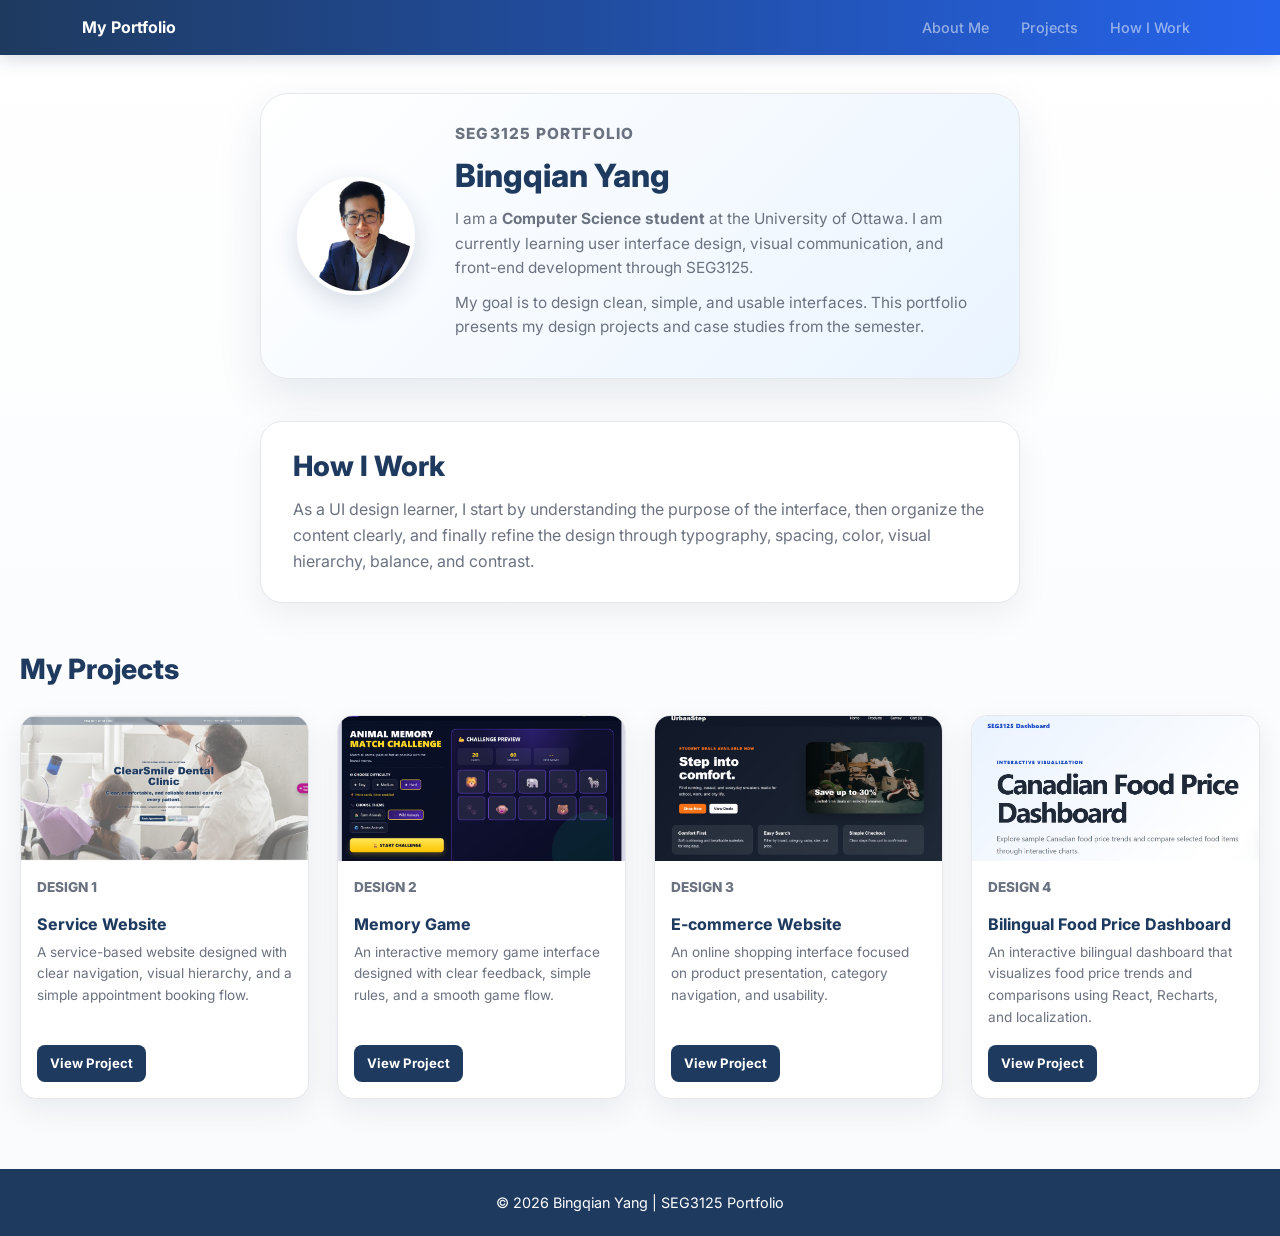
<file: index.html>
<!DOCTYPE html>
<html lang="en">
<head>
  <meta charset="UTF-8" />
  <meta name="viewport" content="width=device-width, initial-scale=1.0" />

  <title>Bingqian Yang | Portfolio</title>

  <!-- Bootstrap CSS -->
  <link
    href="https://cdn.jsdelivr.net/npm/bootstrap@5.3.3/dist/css/bootstrap.min.css"
    rel="stylesheet"
  />

  <!-- Google Font -->
  <link
    href="https://fonts.googleapis.com/css2?family=Inter:wght@400;500;600;700;800&display=swap"
    rel="stylesheet"
  />

  <!-- Custom CSS -->
  <link rel="stylesheet" href="style.css" />
</head>

<body>
  <!-- Navbar -->
  <nav class="navbar navbar-expand-lg navbar-dark portfolio-navbar">
    <div class="container">
      <a class="navbar-brand fw-bold" href="#">My Portfolio</a>

      <button
        class="navbar-toggler"
        type="button"
        data-bs-toggle="collapse"
        data-bs-target="#navbarNav"
      >
        <span class="navbar-toggler-icon"></span>
      </button>

      <div class="collapse navbar-collapse" id="navbarNav">
        <ul class="navbar-nav ms-auto gap-lg-3">
          <li class="nav-item">
            <a class="nav-link" href="#about">About Me</a>
          </li>

          <li class="nav-item">
            <a class="nav-link" href="#projects">Projects</a>
          </li>

          <li class="nav-item">
            <a class="nav-link" href="#work">How I Work</a>
          </li>
        </ul>
      </div>
    </div>
  </nav>

  <!-- Main Content -->
  <main class="main-wrapper">
    <!-- About / Profile Card -->
    <section id="about" class="profile-card">
      <div class="profile-image-wrapper">
        <img
          src="images/profile.jpg"
          alt="Profile photo of Bingqian Yang"
          class="profile-image"
        />
      </div>

      <div class="profile-content">
        <p class="small-label">SEG3125 Portfolio</p>

        <h1>Bingqian Yang</h1>

        <p>
          I am a <strong>Computer Science student</strong> at the University of Ottawa.
          I am currently learning user interface design, visual communication, and
          front-end development through SEG3125.
        </p>

        <p>
          My goal is to design clean, simple, and usable interfaces. This portfolio
          presents my design projects and case studies from the semester.
        </p>
      </div>
    </section>

    <!-- How I Work Section -->
    <section id="work" class="simple-section">
      <h2>How I Work</h2>

      <p>
        As a UI design learner, I start by understanding the purpose of the interface,
        then organize the content clearly, and finally refine the design through
        typography, spacing, color, visual hierarchy, balance, and contrast.
      </p>
    </section>

    <!-- Projects Section -->
    <section id="projects" class="projects-section">
      <h2>My Projects</h2>

      <div class="projects-grid">
        <!-- Project 1 -->
        <a
          href="https://bing-clearsmile-service-site.netlify.app/"
          class="project-link"
          target="_blank"
          rel="noopener noreferrer"
        >
          <div class="project-card">
            <img
              src="images/service.jpg"
              alt="Service website preview"
              class="project-image"
            />

            <div class="project-body">
              <p class="project-number">Design 1</p>
              <h3>Service Website</h3>
              <p>
                A service-based website designed with clear navigation,
                visual hierarchy, and a simple appointment booking flow.
              </p>
              <span class="project-button">View Project</span>
            </div>
          </div>
        </a>

        <!-- Project 2 -->
        <a
          href="https://seg3125-memory-game.netlify.app/"
          class="project-link"
          target="_blank"
          rel="noopener noreferrer"
        >
          <div class="project-card">
            <img
              src="images/memory.jpg"
              alt="Memory game preview"
              class="project-image"
            />

            <div class="project-body">
              <p class="project-number">Design 2</p>
              <h3>Memory Game</h3>
              <p>
                An interactive memory game interface designed with clear feedback,
                simple rules, and a smooth game flow.
              </p>
              <span class="project-button">View Project</span>
            </div>
          </div>
        </a>

        <!-- Project 3 -->
        <a
          href="https://urbanstep-ecommerce.netlify.app/"
          class="project-link"
          target="_blank"
          rel="noopener noreferrer"
        >
          <div class="project-card">
            <img
              src="images/ecommerce.jpg"
              alt="E-commerce website preview"
              class="project-image"
            />

            <div class="project-body">
              <p class="project-number">Design 3</p>
              <h3>E-commerce Website</h3>
              <p>
                An online shopping interface focused on product presentation,
                category navigation, and usability.
              </p>
              <span class="project-button">View Project</span>
            </div>
          </div>
        </a>

        <!-- Project 4 -->
        <a
          href="https://seg3125-dashboard.netlify.app/"
          class="project-link"
          target="_blank"
          rel="noopener noreferrer"
        >
          <div class="project-card">
            <img
              src="images/dashboard.jpg"
              alt="Bilingual food price dashboard preview"
              class="project-image"
            />

            <div class="project-body">
              <p class="project-number">Design 4</p>
              <h3>Bilingual Food Price Dashboard</h3>
              <p>
                An interactive bilingual dashboard that visualizes food price trends
                and comparisons using React, Recharts, and localization.
              </p>
              <span class="project-button">View Project</span>
            </div>
          </div>
        </a>
      </div>
    </section>
  </main>

  <!-- Footer -->
  <footer class="footer-section">
    <p>© 2026 Bingqian Yang | SEG3125 Portfolio</p>
  </footer>

  <!-- Bootstrap JS -->
  <script
    src="https://cdn.jsdelivr.net/npm/bootstrap@5.3.3/dist/js/bootstrap.bundle.min.js">
  </script>

  <!-- Custom JS -->
  <script src="script.js"></script>
</body>
</html>
</file>
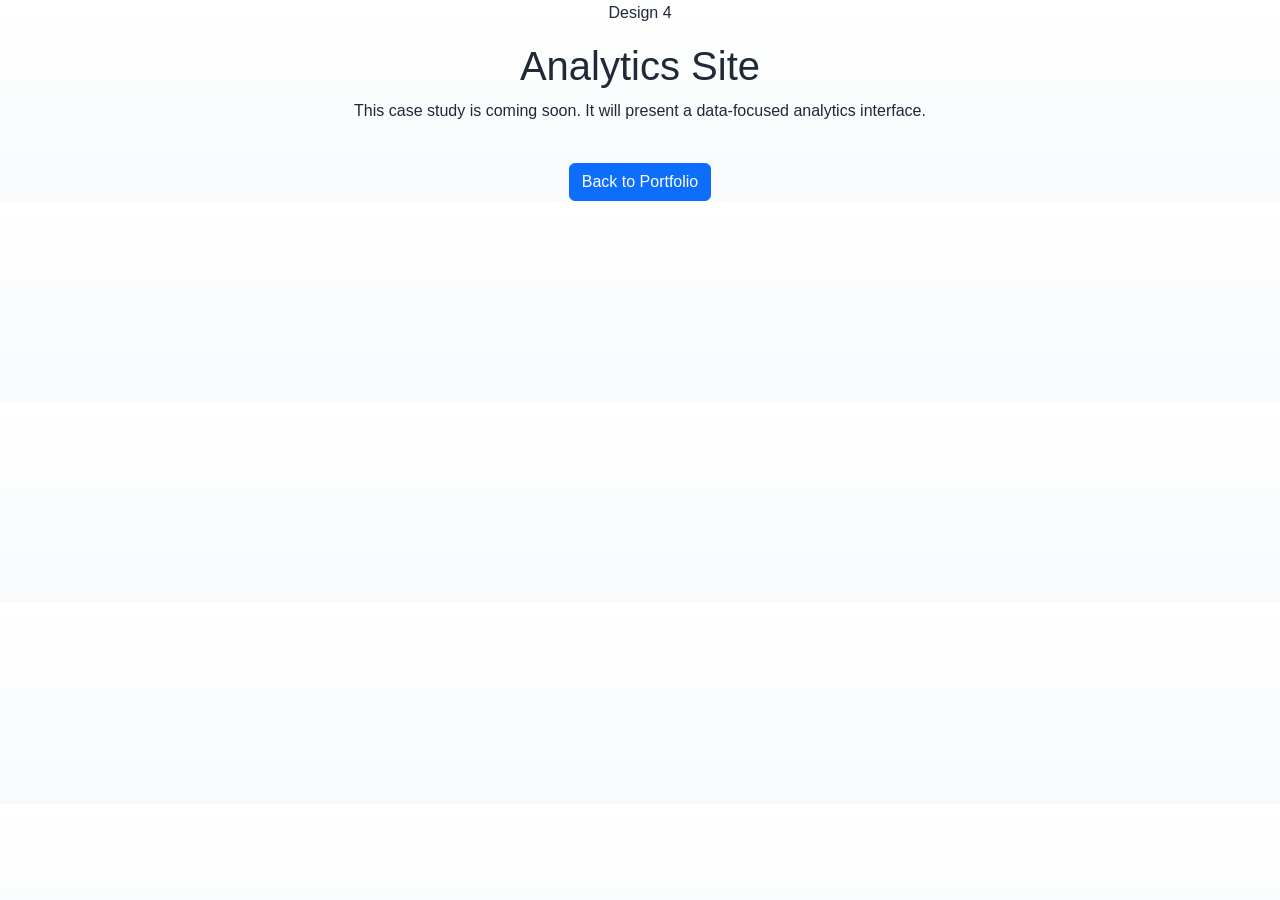
<file: pages/analytics.html>
<!DOCTYPE html>
<html lang="en">
<head>
  <meta charset="UTF-8" />
  <meta name="viewport" content="width=device-width, initial-scale=1.0" />

  <title>Design 4 | Analytics Site</title>

  <link
    href="https://cdn.jsdelivr.net/npm/bootstrap@5.3.3/dist/css/bootstrap.min.css"
    rel="stylesheet"
  />

  <link rel="stylesheet" href="../style.css" />
</head>

<body>
  <main class="section-padding">
    <div class="container text-center">
      <p class="section-label">Design 4</p>
      <h1 class="section-title">Analytics Site</h1>
      <p class="section-description">
        This case study is coming soon. It will present a data-focused analytics interface.
      </p>

      <a href="../index.html" class="btn btn-primary mt-4">
        Back to Portfolio
      </a>
    </div>
  </main>
</body>
</html>
</file>
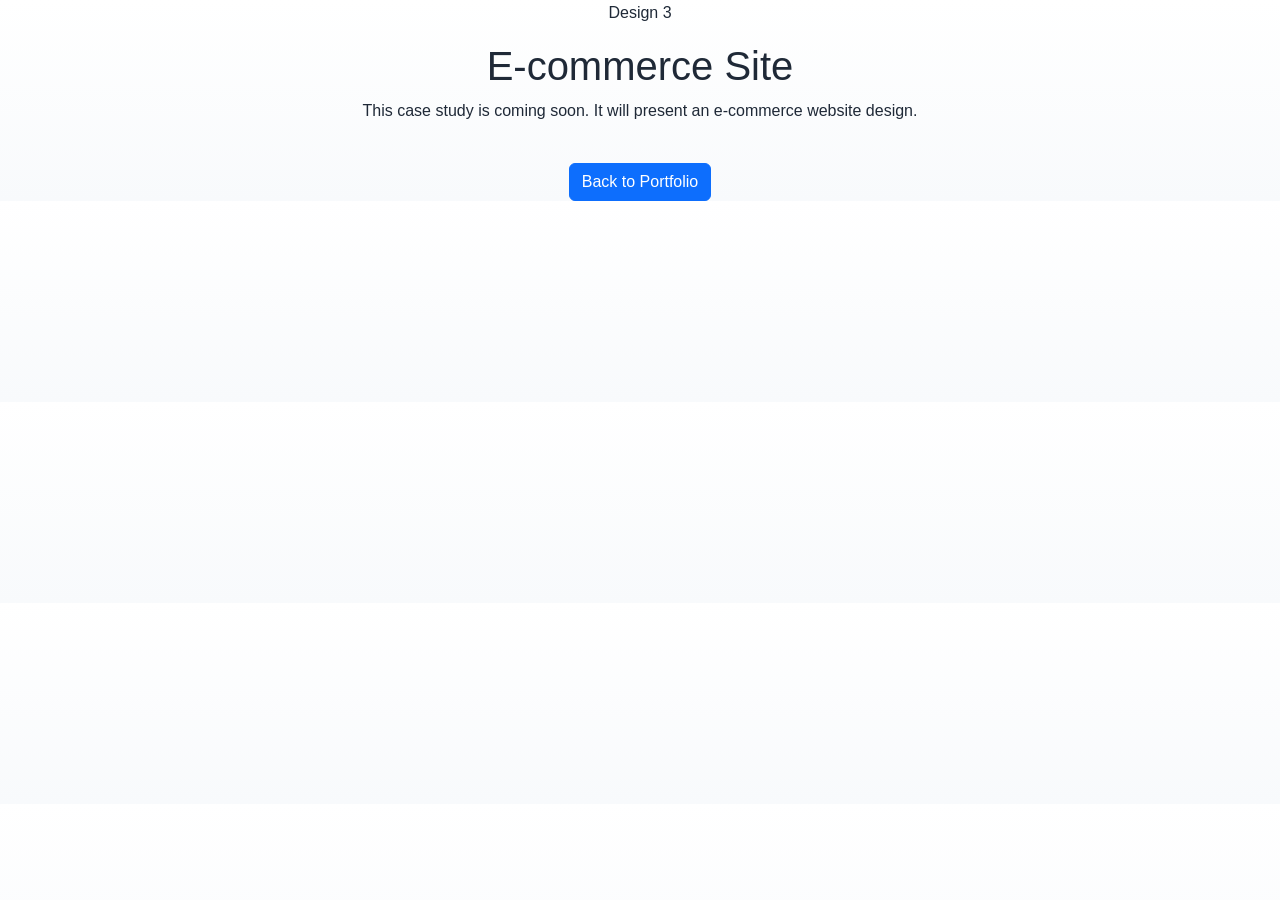
<file: pages/ecommerce.html>
<!DOCTYPE html>
<html lang="en">
<head>
  <meta charset="UTF-8" />
  <meta name="viewport" content="width=device-width, initial-scale=1.0" />

  <title>Design 3 | E-commerce Site</title>

  <link
    href="https://cdn.jsdelivr.net/npm/bootstrap@5.3.3/dist/css/bootstrap.min.css"
    rel="stylesheet"
  />

  <link rel="stylesheet" href="../style.css" />
</head>

<body>
  <main class="section-padding">
    <div class="container text-center">
      <p class="section-label">Design 3</p>
      <h1 class="section-title">E-commerce Site</h1>
      <p class="section-description">
        This case study is coming soon. It will present an e-commerce website design.
      </p>

      <a href="../index.html" class="btn btn-primary mt-4">
        Back to Portfolio
      </a>
    </div>
  </main>
</body>
</html>
</file>
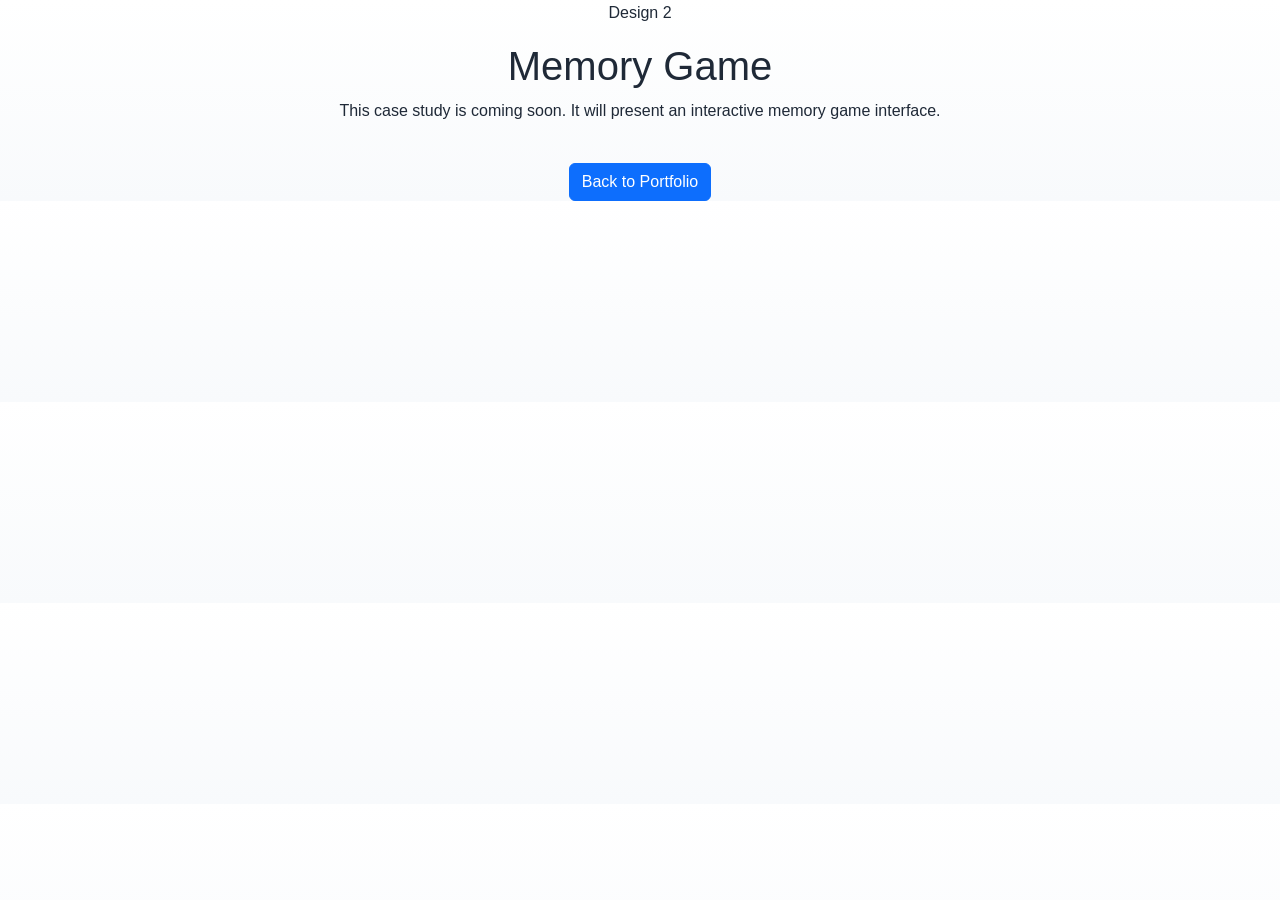
<file: pages/memory.html>
<!DOCTYPE html>
<html lang="en">
<head>
  <meta charset="UTF-8" />
  <meta name="viewport" content="width=device-width, initial-scale=1.0" />

  <title>Design 2 | Memory Game</title>

  <link
    href="https://cdn.jsdelivr.net/npm/bootstrap@5.3.3/dist/css/bootstrap.min.css"
    rel="stylesheet"
  />

  <link rel="stylesheet" href="../style.css" />
</head>

<body>
  <main class="section-padding">
    <div class="container text-center">
      <p class="section-label">Design 2</p>
      <h1 class="section-title">Memory Game</h1>
      <p class="section-description">
        This case study is coming soon. It will present an interactive memory game interface.
      </p>

      <a href="../index.html" class="btn btn-primary mt-4">
        Back to Portfolio
      </a>
    </div>
  </main>
</body>
</html>
</file>
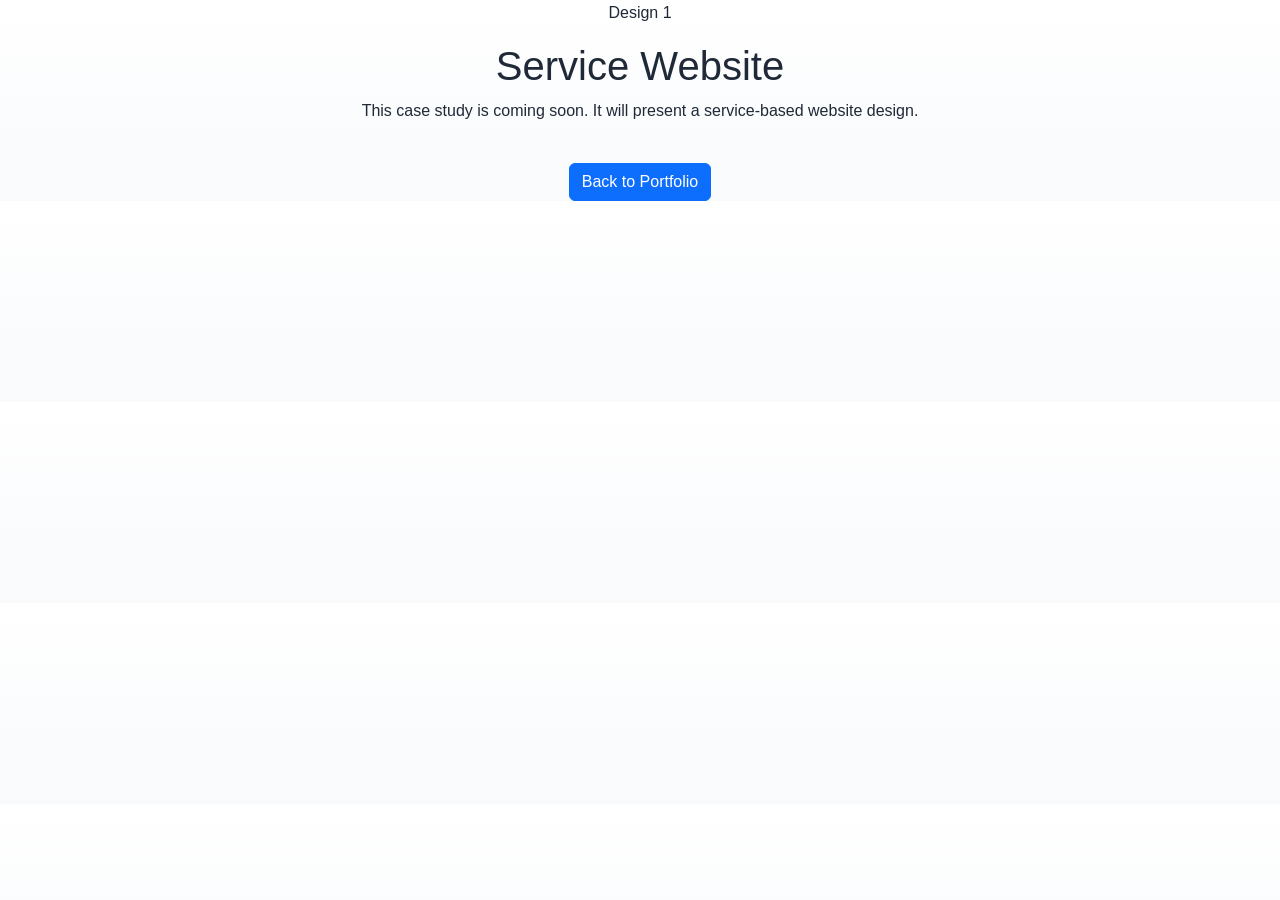
<file: pages/service.html>
<!DOCTYPE html>
<html lang="en">
<head>
  <meta charset="UTF-8" />
  <meta name="viewport" content="width=device-width, initial-scale=1.0" />

  <title>Design 1 | Service Website</title>

  <link
    href="https://cdn.jsdelivr.net/npm/bootstrap@5.3.3/dist/css/bootstrap.min.css"
    rel="stylesheet"
  />

  <link rel="stylesheet" href="../style.css" />
</head>

<body>
  <main class="section-padding">
    <div class="container text-center">
      <p class="section-label">Design 1</p>
      <h1 class="section-title">Service Website</h1>
      <p class="section-description">
        This case study is coming soon. It will present a service-based website design.
      </p>

      <a href="../index.html" class="btn btn-primary mt-4">
        Back to Portfolio
      </a>
    </div>
  </main>
</body>
</html>
</file>
<file: style.css>
:root {
  --primary-color: #1e3a5f;
  --secondary-color: #3b82f6;
  --light-blue: #eaf4ff;
  --background-color: #f8fafc;
  --card-background: #ffffff;
  --text-color: #1f2937;
  --muted-color: #6b7280;
  --border-color: #e5e7eb;
}

* {
  box-sizing: border-box;
}

body {
  margin: 0;
  font-family: "Inter", Arial, sans-serif;
  color: var(--text-color);
  background: linear-gradient(180deg, #ffffff 0%, var(--background-color) 100%);
  line-height: 1.6;
}

/* Navbar */
.portfolio-navbar {
  background: linear-gradient(90deg, #1e3a5f 0%, #2563eb 100%);
  min-height: 54px;
  box-shadow: 0 4px 18px rgba(30, 58, 95, 0.18);
}

.navbar-brand {
  font-size: 1rem;
}

.nav-link {
  font-size: 0.9rem;
  font-weight: 500;
  opacity: 0.95;
}

.nav-link:hover {
  opacity: 1;
  text-decoration: underline;
}

/* Main Layout */
.main-wrapper {
  width: min(1280px, calc(100% - 40px));
  margin: 38px auto 70px;
}

/* Profile Card */
.profile-card {
  display: flex;
  align-items: center;
  gap: 40px;
  max-width: 760px;
  margin: 0 auto 42px;
  padding: 28px 36px;
  background: linear-gradient(135deg, #ffffff 0%, var(--light-blue) 100%);
  border: 1px solid var(--border-color);
  border-radius: 28px;
  box-shadow: 0 18px 45px rgba(30, 58, 95, 0.1);
}

.profile-image-wrapper {
  flex: 0 0 auto;
}

.profile-image {
  width: 118px;
  height: 118px;
  object-fit: cover;
  border-radius: 50%;
  border: 4px solid #ffffff;
  box-shadow: 0 8px 24px rgba(30, 58, 95, 0.16);
  background-color: #dbeafe;
}

.profile-content {
  flex: 1;
}

.small-label {
  color: var(--secondary-color);
  font-size: 0.78rem;
  font-weight: 800;
  letter-spacing: 1.2px;
  text-transform: uppercase;
  margin-bottom: 6px;
}

.profile-content h1 {
  color: var(--primary-color);
  font-size: 2rem;
  font-weight: 800;
  margin-bottom: 12px;
}

.profile-content p {
  color: var(--muted-color);
  font-size: 0.96rem;
  margin-bottom: 10px;
}

/* Simple Section */
.simple-section {
  max-width: 760px;
  margin: 0 auto 50px;
  padding: 28px 32px;
  background-color: var(--card-background);
  border: 1px solid var(--border-color);
  border-radius: 22px;
  box-shadow: 0 12px 34px rgba(15, 23, 42, 0.06);
}

.simple-section h2,
.projects-section h2 {
  color: var(--primary-color);
  font-size: 1.75rem;
  font-weight: 800;
  margin-bottom: 14px;
}

.simple-section p {
  color: var(--muted-color);
  margin-bottom: 0;
}

/* Projects */
.projects-section {
  max-width: 1280px;
  margin: 0 auto;
}

.projects-section h2 {
  margin-bottom: 28px;
}

.projects-grid {
  display: grid;
  grid-template-columns: repeat(4, 1fr);
  gap: 28px;
}

.project-link {
  text-decoration: none;
  color: inherit;
}

.project-card {
  background-color: var(--card-background);
  border: 1px solid var(--border-color);
  border-radius: 16px;
  overflow: hidden;
  box-shadow: 0 10px 30px rgba(15, 23, 42, 0.07);
  transition: transform 0.2s ease, box-shadow 0.2s ease;
  height: 100%;

  display: flex;
  flex-direction: column;
}

.project-card:hover {
  transform: translateY(-6px);
  box-shadow: 0 18px 40px rgba(15, 23, 42, 0.12);
}

.project-image {
  width: 100%;
  height: 145px;
  object-fit: cover;
  display: block;
}

.project-body {
  padding: 16px;
  flex: 1;
  display: flex;
  flex-direction: column;
}

.project-number {
  color: var(--secondary-color);
  font-size: 0.75rem;
  font-weight: 800;
  text-transform: uppercase;
  margin-bottom: 6px;
}

.project-body h3 {
  color: var(--primary-color);
  font-size: 1rem;
  font-weight: 750;
  margin-bottom: 8px;
}

.project-body p {
  color: var(--muted-color);
  font-size: 0.85rem;
  margin-bottom: 16px;
}

.project-button {
  display: inline-block;
  background-color: var(--primary-color);
  color: #ffffff;
  font-size: 0.82rem;
  font-weight: 700;
  padding: 8px 13px;
  border-radius: 8px;

  margin-top: auto;
  align-self: flex-start;
}

.project-card:hover .project-button {
  background-color: var(--secondary-color);
}

/* Footer */
.footer-section {
  background-color: var(--primary-color);
  color: #ffffff;
  text-align: center;
  padding: 22px 16px;
}

.footer-section p {
  margin: 0;
  font-size: 0.9rem;
}

/* Responsive Design */
@media (max-width: 1100px) {
  .projects-grid {
    grid-template-columns: repeat(2, 1fr);
  }

  .profile-card {
    max-width: 720px;
  }
}

@media (max-width: 650px) {
  .main-wrapper {
    width: min(100% - 24px, 1120px);
    margin-top: 24px;
  }

  .profile-card {
    flex-direction: column;
    text-align: center;
    gap: 20px;
    padding: 28px 22px;
  }

  .projects-grid {
    grid-template-columns: 1fr;
    gap: 22px;
  }

  .simple-section {
    padding: 24px 20px;
  }

  .profile-content h1 {
    font-size: 1.7rem;
  }

  .simple-section h2,
  .projects-section h2 {
    font-size: 1.5rem;
  }
}
</file>
